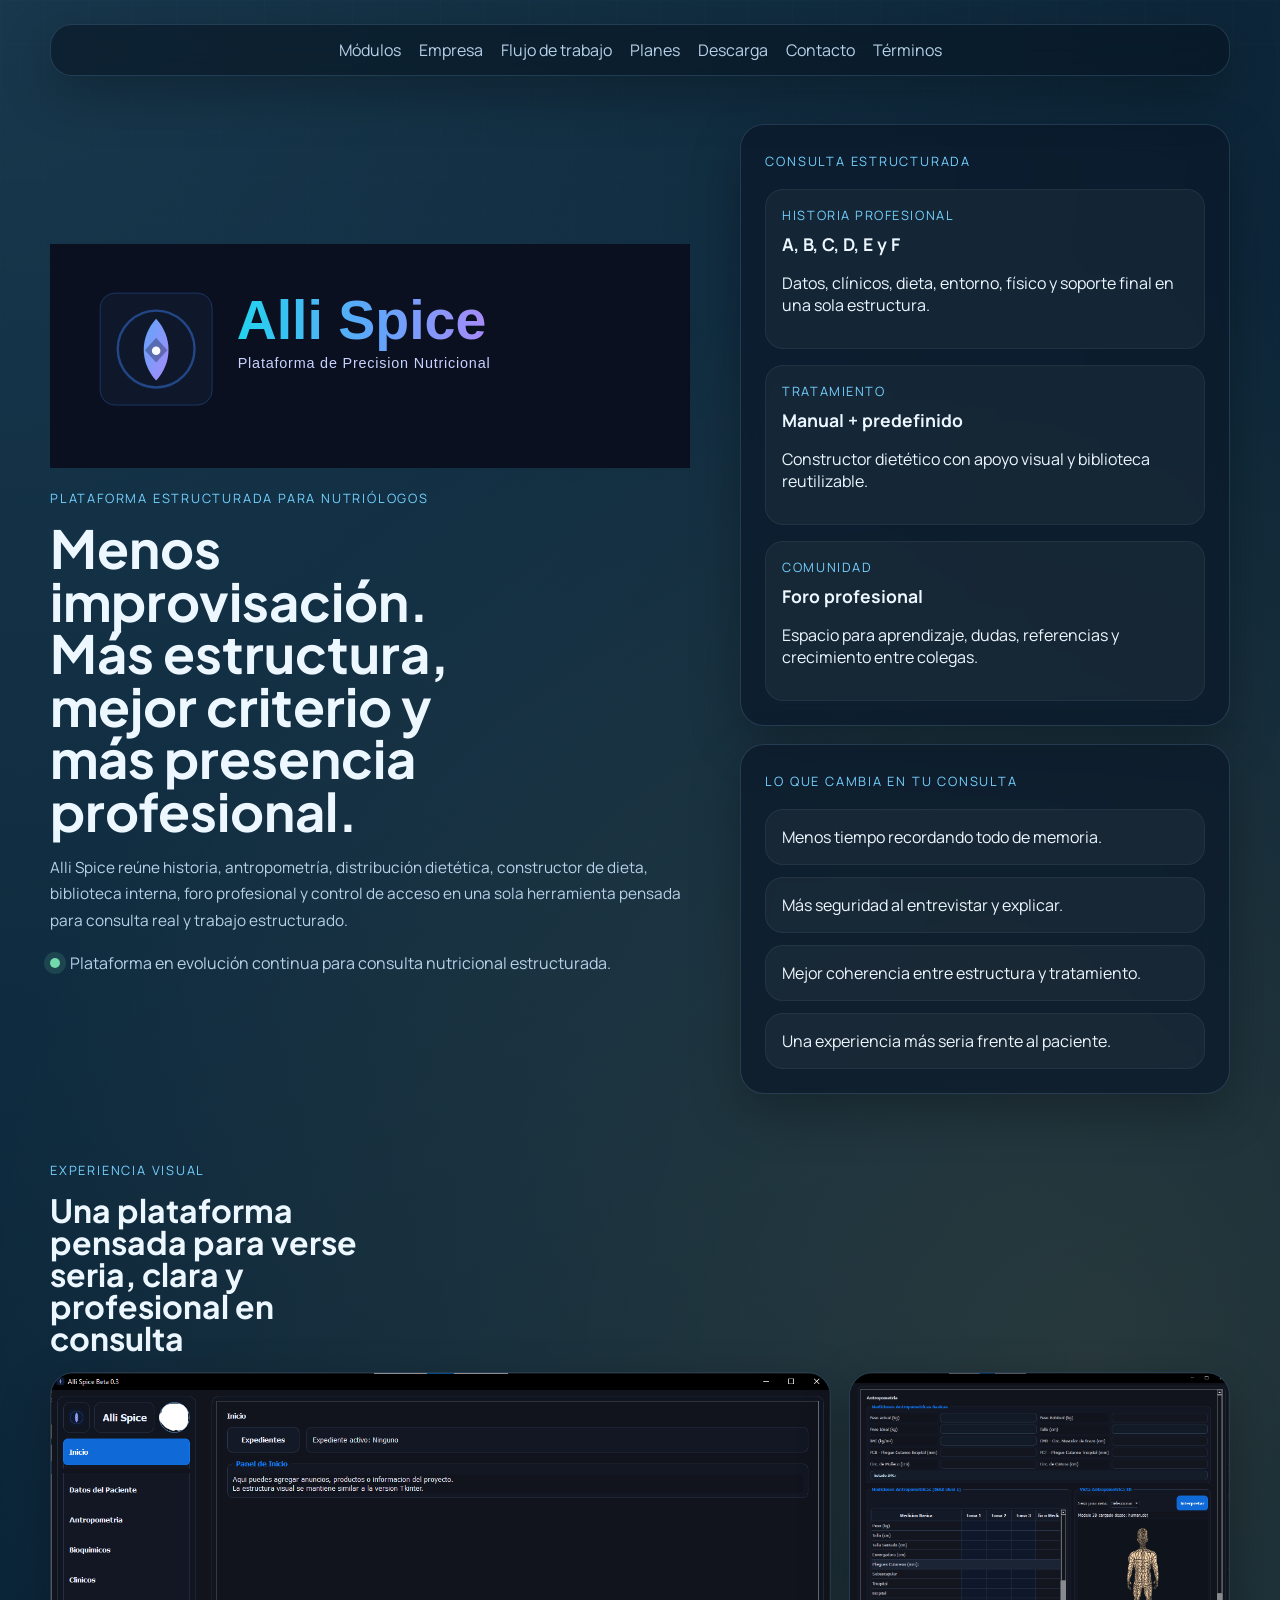
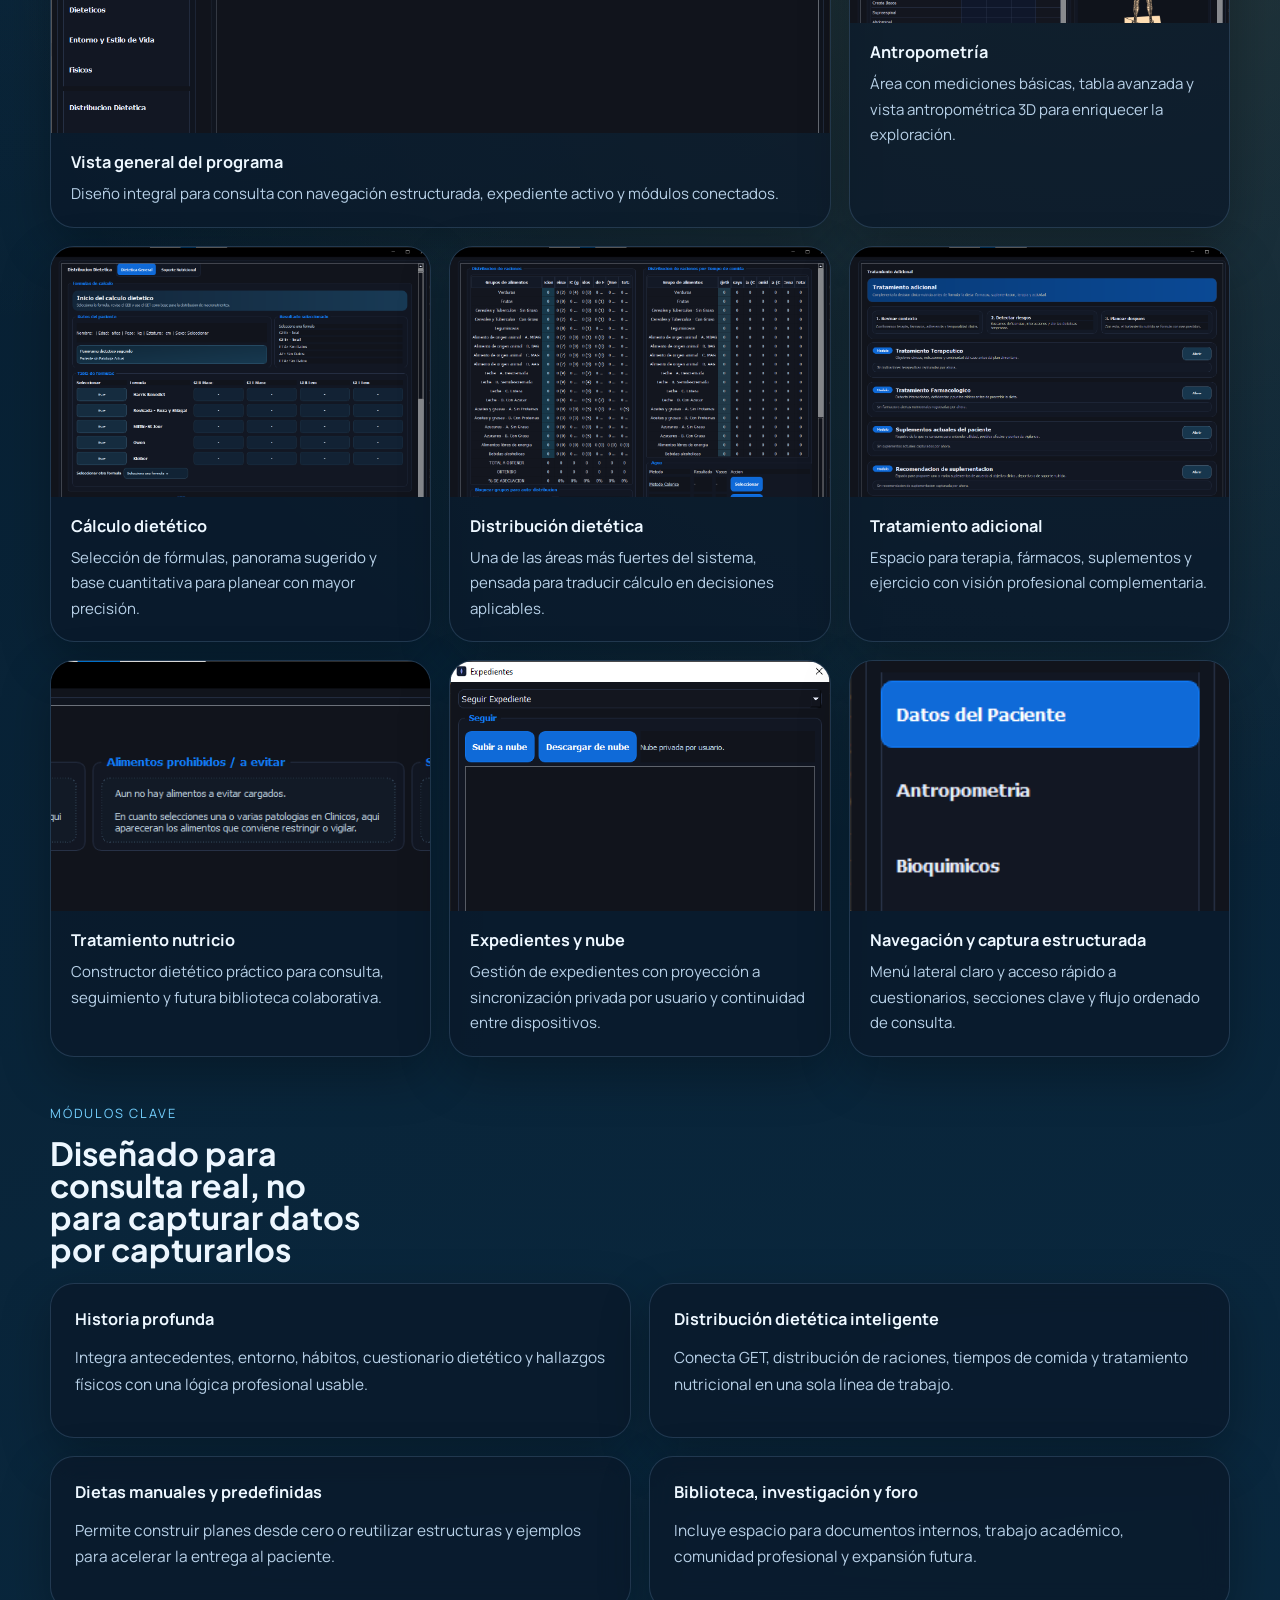
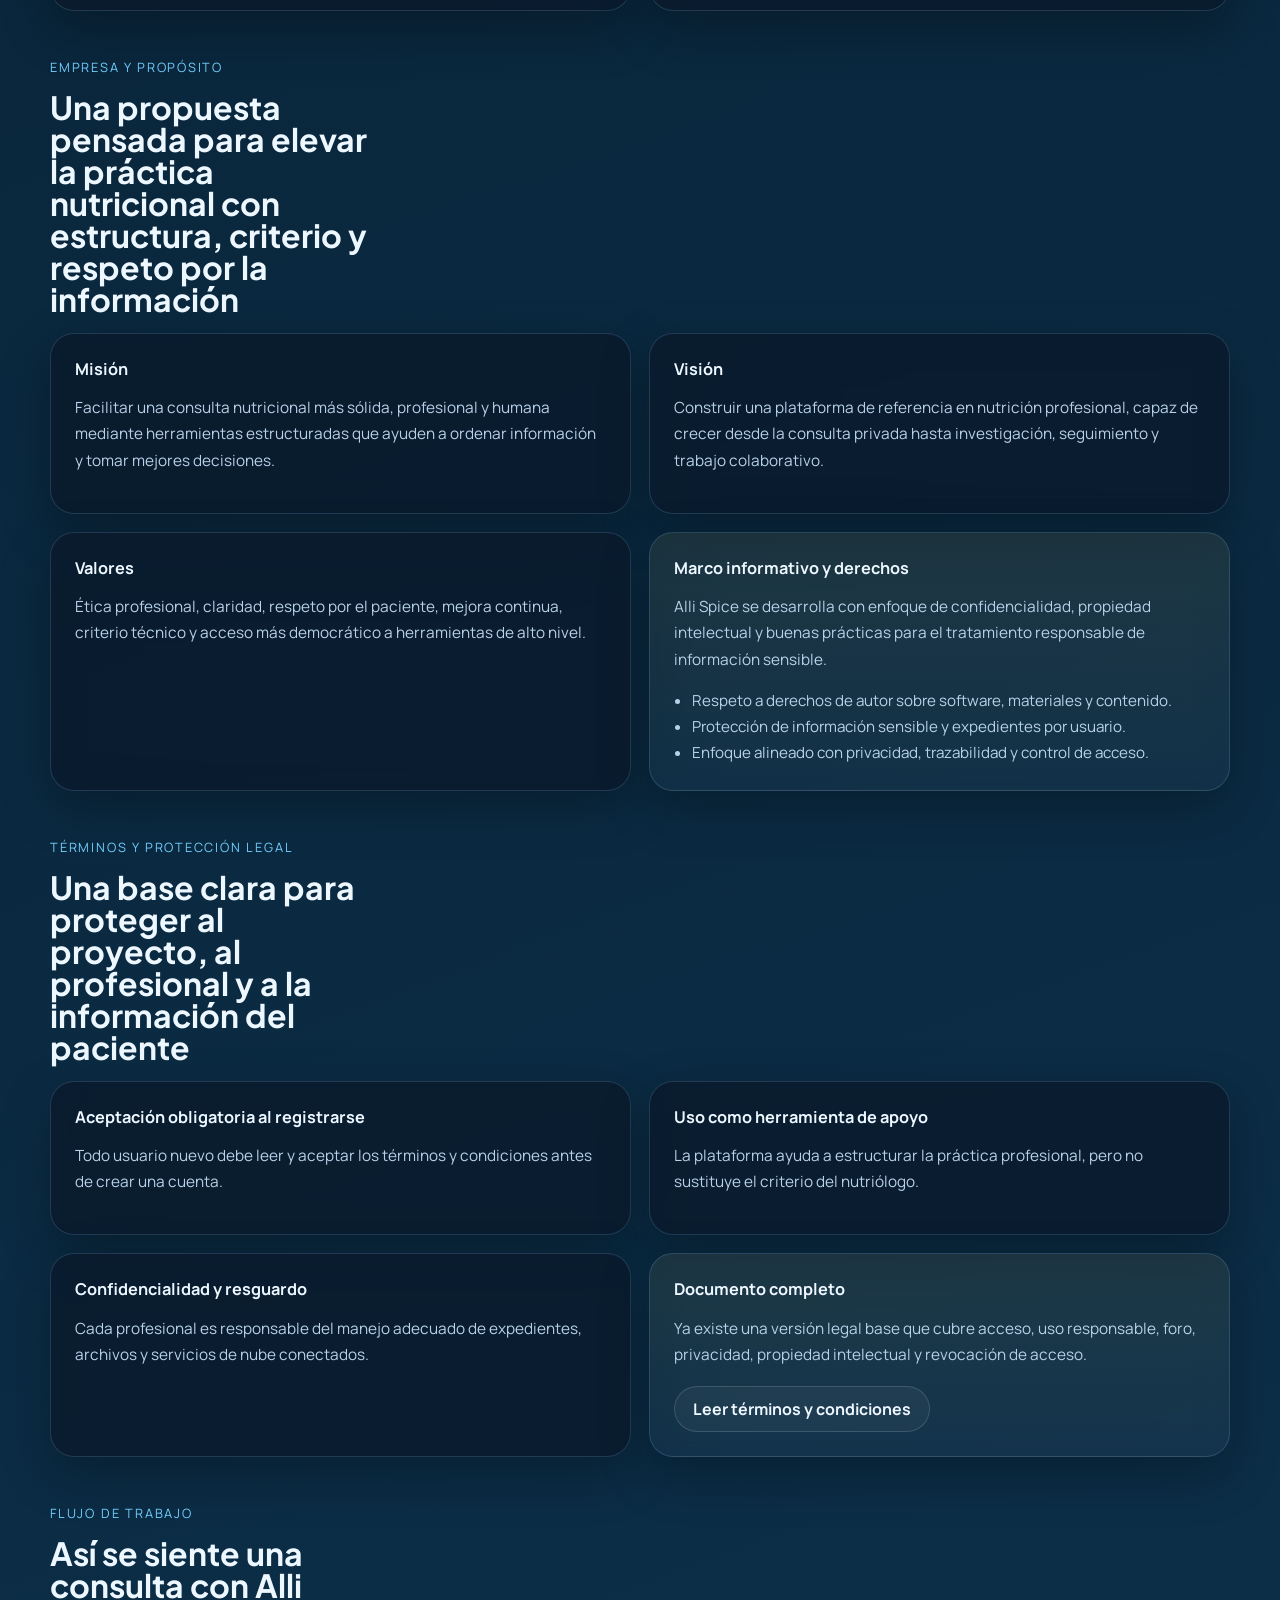
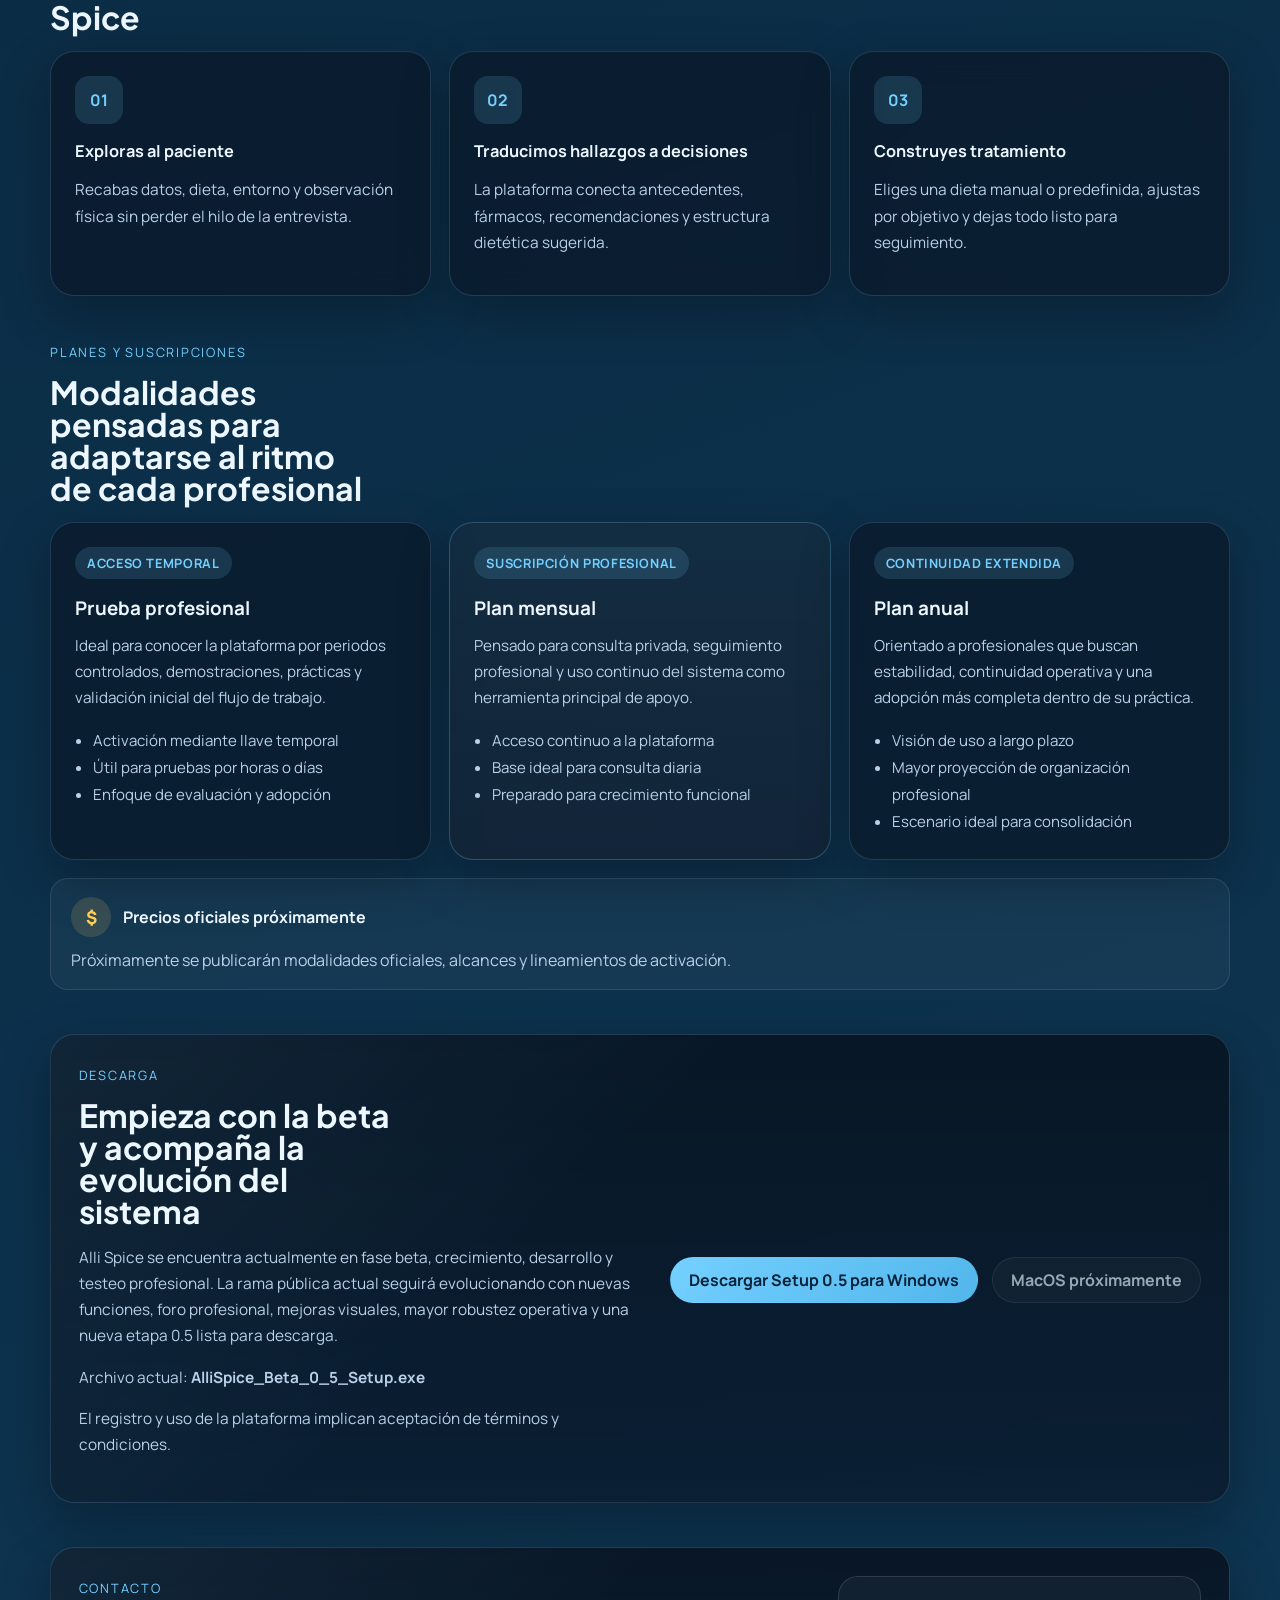
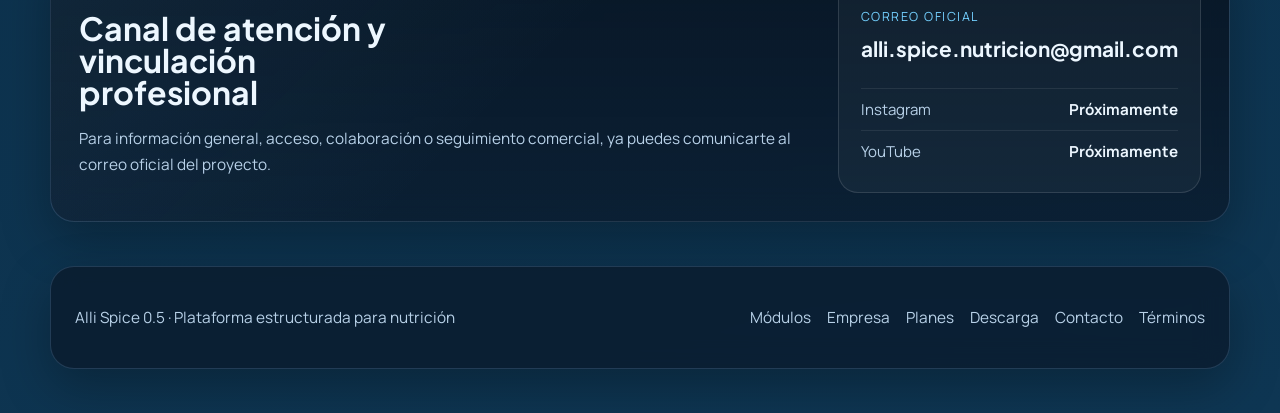
<file: index.html>
﻿<!DOCTYPE html>
<html lang="es">
<head>
  <meta charset="utf-8">
  <meta name="viewport" content="width=device-width, initial-scale=1">
  <title>Alli Spice | Plataforma estructurada para nutrición</title>
  <meta name="description" content="Alli Spice es una plataforma estructurada para nutriólogos: historia, evaluación, cálculo dietético, dietas, nube, foro y control de acceso en una sola experiencia.">
  <link rel="preconnect" href="https://fonts.googleapis.com">
  <link rel="preconnect" href="https://fonts.gstatic.com" crossorigin>
  <link href="https://fonts.googleapis.com/css2?family=Manrope:wght@400;500;700&family=Plus+Jakarta+Sans:wght@600;700;800&display=swap" rel="stylesheet">
  <link rel="stylesheet" href="styles.css">
</head>
<body>
  <div class="page-shell">
    <header class="topbar">
      <nav class="topnav">
        <a href="#modulos">Módulos</a>
        <a href="#empresa">Empresa</a>
        <a href="#flujo">Flujo de trabajo</a>
        <a href="#planes">Planes</a>
        <a href="#descarga">Descarga</a>
        <a href="#contacto">Contacto</a>
        <a href="terminos.html">Términos</a>
      </nav>
    </header>

    <main>
      <section class="hero" id="inicio">
        <div class="hero-copy">
          <div class="hero-brand">
            <img src="assets/alli_spice_logo_v4.svg" alt="Alli Spice">
          </div>
          <div class="eyebrow">Plataforma estructurada para nutriólogos</div>
          <h1>Menos improvisación. Más estructura, mejor criterio y más presencia profesional.</h1>
          <p class="hero-text">
            Alli Spice reúne historia, antropometría, distribución dietética, constructor de dieta,
            biblioteca interna, foro profesional y control de acceso en una sola herramienta pensada
            para consulta real y trabajo estructurado.
          </p>
          <div class="hero-note">
            <span class="status-dot"></span>
            Plataforma en evolución continua para consulta nutricional estructurada.
          </div>
        </div>

        <div class="hero-panel">
          <div class="hero-card hero-card-main">
            <div class="card-label">Consulta estructurada</div>
            <div class="metric-grid">
              <article>
                <span class="metric-title">Historia profesional</span>
                <strong>A, B, C, D, E y F</strong>
                <p>Datos, clínicos, dieta, entorno, físico y soporte final en una sola estructura.</p>
              </article>
              <article>
                <span class="metric-title">Tratamiento</span>
                <strong>Manual + predefinido</strong>
                <p>Constructor dietético con apoyo visual y biblioteca reutilizable.</p>
              </article>
              <article>
                <span class="metric-title">Comunidad</span>
                <strong>Foro profesional</strong>
                <p>Espacio para aprendizaje, dudas, referencias y crecimiento entre colegas.</p>
              </article>
            </div>
          </div>
          <div class="hero-card hero-card-side">
            <div class="card-label">Lo que cambia en tu consulta</div>
            <ul>
              <li>Menos tiempo recordando todo de memoria.</li>
              <li>Más seguridad al entrevistar y explicar.</li>
              <li>Mejor coherencia entre estructura y tratamiento.</li>
              <li>Una experiencia más seria frente al paciente.</li>
            </ul>
          </div>
        </div>
      </section>

      <section class="feature-section" id="modulos">
        <div class="section-heading">
          <span class="section-kicker">Experiencia visual</span>
          <h2>Una plataforma pensada para verse seria, clara y profesional en consulta</h2>
        </div>
        <div class="showcase-grid">
          <article class="showcase-card showcase-card-main">
            <img src="screenshots/Imagenes Reales del programa/Vista general del Programa.png" alt="Vista general de Alli Spice">
            <div class="showcase-copy">
              <h3>Vista general del programa</h3>
              <p>Diseño integral para consulta con navegación estructurada, expediente activo y módulos conectados.</p>
            </div>
          </article>
          <article class="showcase-card">
            <img src="screenshots/Imagenes Reales del programa/Antropometria.png" alt="Módulo de Antropometría">
            <div class="showcase-copy">
              <h3>Antropometría</h3>
              <p>Área con mediciones básicas, tabla avanzada y vista antropométrica 3D para enriquecer la exploración.</p>
            </div>
          </article>
          <article class="showcase-card">
            <img src="screenshots/Imagenes Reales del programa/Formulas para el GER y GET.png" alt="Fórmulas para GER y GET">
            <div class="showcase-copy">
              <h3>Cálculo dietético</h3>
              <p>Selección de fórmulas, panorama sugerido y base cuantitativa para planear con mayor precisión.</p>
            </div>
          </article>
          <article class="showcase-card">
            <img src="screenshots/Imagenes Reales del programa/Distribucion de Raciones Inteligente.png" alt="Distribución de raciones">
            <div class="showcase-copy">
              <h3>Distribución dietética</h3>
              <p>Una de las áreas más fuertes del sistema, pensada para traducir cálculo en decisiones aplicables.</p>
            </div>
          </article>
          <article class="showcase-card">
            <img src="screenshots/Imagenes Reales del programa/Tratamiento Adicional Inteligente.png" alt="Tratamiento adicional">
            <div class="showcase-copy">
              <h3>Tratamiento adicional</h3>
              <p>Espacio para terapia, fármacos, suplementos y ejercicio con visión profesional complementaria.</p>
            </div>
          </article>
          <article class="showcase-card">
            <img src="screenshots/Imagenes Reales del programa/Tratamiento Nutricio Inteligente.png" alt="Tratamiento nutricio">
            <div class="showcase-copy">
              <h3>Tratamiento nutricio</h3>
              <p>Constructor dietético práctico para consulta, seguimiento y futura biblioteca colaborativa.</p>
            </div>
          </article>
          <article class="showcase-card">
            <img src="screenshots/Imagenes Reales del programa/Expedientes.png" alt="Expedientes">
            <div class="showcase-copy">
              <h3>Expedientes y nube</h3>
              <p>Gestión de expedientes con proyección a sincronización privada por usuario y continuidad entre dispositivos.</p>
            </div>
          </article>
          <article class="showcase-card">
            <img src="screenshots/Imagenes Reales del programa/Screenshot 2026-06-11 094536.png" alt="Menú lateral">
            <div class="showcase-copy">
              <h3>Navegación y captura estructurada</h3>
              <p>Menú lateral claro y acceso rápido a cuestionarios, secciones clave y flujo ordenado de consulta.</p>
            </div>
          </article>
        </div>
      </section>

      <section class="feature-section">
        <div class="section-heading">
          <span class="section-kicker">Módulos clave</span>
          <h2>Diseñado para consulta real, no para capturar datos por capturarlos</h2>
        </div>
        <div class="feature-grid">
          <article class="feature-card">
            <h3>Historia profunda</h3>
            <p>Integra antecedentes, entorno, hábitos, cuestionario dietético y hallazgos físicos con una lógica profesional usable.</p>
          </article>
          <article class="feature-card">
            <h3>Distribución dietética inteligente</h3>
            <p>Conecta GET, distribución de raciones, tiempos de comida y tratamiento nutricional en una sola línea de trabajo.</p>
          </article>
          <article class="feature-card">
            <h3>Dietas manuales y predefinidas</h3>
            <p>Permite construir planes desde cero o reutilizar estructuras y ejemplos para acelerar la entrega al paciente.</p>
          </article>
          <article class="feature-card">
            <h3>Biblioteca, investigación y foro</h3>
            <p>Incluye espacio para documentos internos, trabajo académico, comunidad profesional y expansión futura.</p>
          </article>
        </div>
      </section>

      <section class="feature-section" id="empresa">
        <div class="section-heading">
          <span class="section-kicker">Empresa y propósito</span>
          <h2>Una propuesta pensada para elevar la práctica nutricional con estructura, criterio y respeto por la información</h2>
        </div>
        <div class="feature-grid company-grid">
          <article class="feature-card">
            <h3>Misión</h3>
            <p>Facilitar una consulta nutricional más sólida, profesional y humana mediante herramientas estructuradas que ayuden a ordenar información y tomar mejores decisiones.</p>
          </article>
          <article class="feature-card">
            <h3>Visión</h3>
            <p>Construir una plataforma de referencia en nutrición profesional, capaz de crecer desde la consulta privada hasta investigación, seguimiento y trabajo colaborativo.</p>
          </article>
          <article class="feature-card">
            <h3>Valores</h3>
            <p>Ética profesional, claridad, respeto por el paciente, mejora continua, criterio técnico y acceso más democrático a herramientas de alto nivel.</p>
          </article>
          <article class="feature-card feature-card-legal">
            <h3>Marco informativo y derechos</h3>
            <p>Alli Spice se desarrolla con enfoque de confidencialidad, propiedad intelectual y buenas prácticas para el tratamiento responsable de información sensible.</p>
            <ul class="legal-list">
              <li>Respeto a derechos de autor sobre software, materiales y contenido.</li>
              <li>Protección de información sensible y expedientes por usuario.</li>
              <li>Enfoque alineado con privacidad, trazabilidad y control de acceso.</li>
            </ul>
          </article>
        </div>
      </section>

      <section class="feature-section" id="legal">
        <div class="section-heading">
          <span class="section-kicker">Términos y protección legal</span>
          <h2>Una base clara para proteger al proyecto, al profesional y a la información del paciente</h2>
        </div>
        <div class="feature-grid company-grid">
          <article class="feature-card">
            <h3>Aceptación obligatoria al registrarse</h3>
            <p>Todo usuario nuevo debe leer y aceptar los términos y condiciones antes de crear una cuenta.</p>
          </article>
          <article class="feature-card">
            <h3>Uso como herramienta de apoyo</h3>
            <p>La plataforma ayuda a estructurar la práctica profesional, pero no sustituye el criterio del nutriólogo.</p>
          </article>
          <article class="feature-card">
            <h3>Confidencialidad y resguardo</h3>
            <p>Cada profesional es responsable del manejo adecuado de expedientes, archivos y servicios de nube conectados.</p>
          </article>
          <article class="feature-card feature-card-legal">
            <h3>Documento completo</h3>
            <p>Ya existe una versión legal base que cubre acceso, uso responsable, foro, privacidad, propiedad intelectual y revocación de acceso.</p>
            <div class="legal-actions">
              <a class="btn btn-secondary" href="terminos.html">Leer términos y condiciones</a>
            </div>
          </article>
        </div>
      </section>

      <section class="workflow-section" id="flujo">
        <div class="section-heading">
          <span class="section-kicker">Flujo de trabajo</span>
          <h2>Así se siente una consulta con Alli Spice</h2>
        </div>
        <div class="timeline">
          <article class="timeline-step">
            <span>01</span>
            <h3>Exploras al paciente</h3>
            <p>Recabas datos, dieta, entorno y observación física sin perder el hilo de la entrevista.</p>
          </article>
          <article class="timeline-step">
            <span>02</span>
            <h3>Traducimos hallazgos a decisiones</h3>
            <p>La plataforma conecta antecedentes, fármacos, recomendaciones y estructura dietética sugerida.</p>
          </article>
          <article class="timeline-step">
            <span>03</span>
            <h3>Construyes tratamiento</h3>
            <p>Eliges una dieta manual o predefinida, ajustas por objetivo y dejas todo listo para seguimiento.</p>
          </article>
        </div>
      </section>

      <section class="feature-section" id="planes">
        <div class="section-heading">
          <span class="section-kicker">Planes y suscripciones</span>
          <h2>Modalidades pensadas para adaptarse al ritmo de cada profesional</h2>
        </div>
        <div class="plans-grid">
          <article class="plan-card">
            <span class="plan-badge">Acceso temporal</span>
            <h3>Prueba profesional</h3>
            <p>Ideal para conocer la plataforma por periodos controlados, demostraciones, prácticas y validación inicial del flujo de trabajo.</p>
            <ul class="plan-list">
              <li>Activación mediante llave temporal</li>
              <li>Útil para pruebas por horas o días</li>
              <li>Enfoque de evaluación y adopción</li>
            </ul>
          </article>
          <article class="plan-card plan-card-featured">
            <span class="plan-badge">Suscripción profesional</span>
            <h3>Plan mensual</h3>
            <p>Pensado para consulta privada, seguimiento profesional y uso continuo del sistema como herramienta principal de apoyo.</p>
            <ul class="plan-list">
              <li>Acceso continuo a la plataforma</li>
              <li>Base ideal para consulta diaria</li>
              <li>Preparado para crecimiento funcional</li>
            </ul>
          </article>
          <article class="plan-card">
            <span class="plan-badge">Continuidad extendida</span>
            <h3>Plan anual</h3>
            <p>Orientado a profesionales que buscan estabilidad, continuidad operativa y una adopción más completa dentro de su práctica.</p>
            <ul class="plan-list">
              <li>Visión de uso a largo plazo</li>
              <li>Mayor proyección de organización profesional</li>
              <li>Escenario ideal para consolidación</li>
            </ul>
          </article>
        </div>
        <div class="plans-note">
          <div class="price-coming">
            <span class="price-icon">$</span>
            <span class="price-text">Precios oficiales próximamente</span>
          </div>
          <p>Próximamente se publicarán modalidades oficiales, alcances y lineamientos de activación.</p>
        </div>
      </section>

      <section class="download-section" id="descarga">
        <div class="download-card">
          <div>
            <span class="section-kicker">Descarga</span>
            <h2>Empieza con la beta y acompaña la evolución del sistema</h2>
            <p>
              Alli Spice se encuentra actualmente en fase beta, crecimiento, desarrollo y testeo profesional.
              La rama pública actual seguirá evolucionando con nuevas funciones, foro profesional, mejoras visuales,
              mayor robustez operativa y una nueva etapa 0.5 lista para descarga.
            </p>
            <p class="download-file-note">
              Archivo actual: <strong>AlliSpice_Beta_0_5_Setup.exe</strong>
            </p>
            <p class="download-legal-note">
              El registro y uso de la plataforma implican aceptación de términos y condiciones.
            </p>
          </div>
          <div class="download-actions">
            <a class="btn btn-primary" href="https://github.com/alex76ersmejia-droid/Alli-Spice-Downloads/releases/download/v0.5/AlliSpice_Beta_0_5_Setup.exe" download>
              Descargar Setup 0.5 para Windows
            </a>
            <a class="btn btn-secondary btn-disabled" href="#descarga" aria-disabled="true">
              MacOS próximamente
            </a>
          </div>
        </div>
      </section>

      <section class="download-section" id="contacto">
        <div class="download-card contact-card">
          <div>
            <span class="section-kicker">Contacto</span>
            <h2>Canal de atención y vinculación profesional</h2>
            <p>
              Para información general, acceso, colaboración o seguimiento comercial,
              ya puedes comunicarte al correo oficial del proyecto.
            </p>
          </div>
          <div class="contact-placeholder">
            <span class="contact-label">Correo oficial</span>
            <strong>alli.spice.nutricion@gmail.com</strong>
            <div class="contact-socials">
              <div class="contact-social-item">
                <span>Instagram</span>
                <strong>Próximamente</strong>
              </div>
              <div class="contact-social-item">
                <span>YouTube</span>
                <strong>Próximamente</strong>
              </div>
            </div>
          </div>
        </div>
      </section>
    </main>

    <footer class="footer">
      <p>Alli Spice 0.5 · Plataforma estructurada para nutrición</p>
      <p class="footer-links">
        <a href="#modulos">Módulos</a>
        <a href="#empresa">Empresa</a>
        <a href="#planes">Planes</a>
        <a href="#descarga">Descarga</a>
        <a href="#contacto">Contacto</a>
        <a href="terminos.html">Términos</a>
      </p>
    </footer>
  </div>
</body>
</html>
</file>
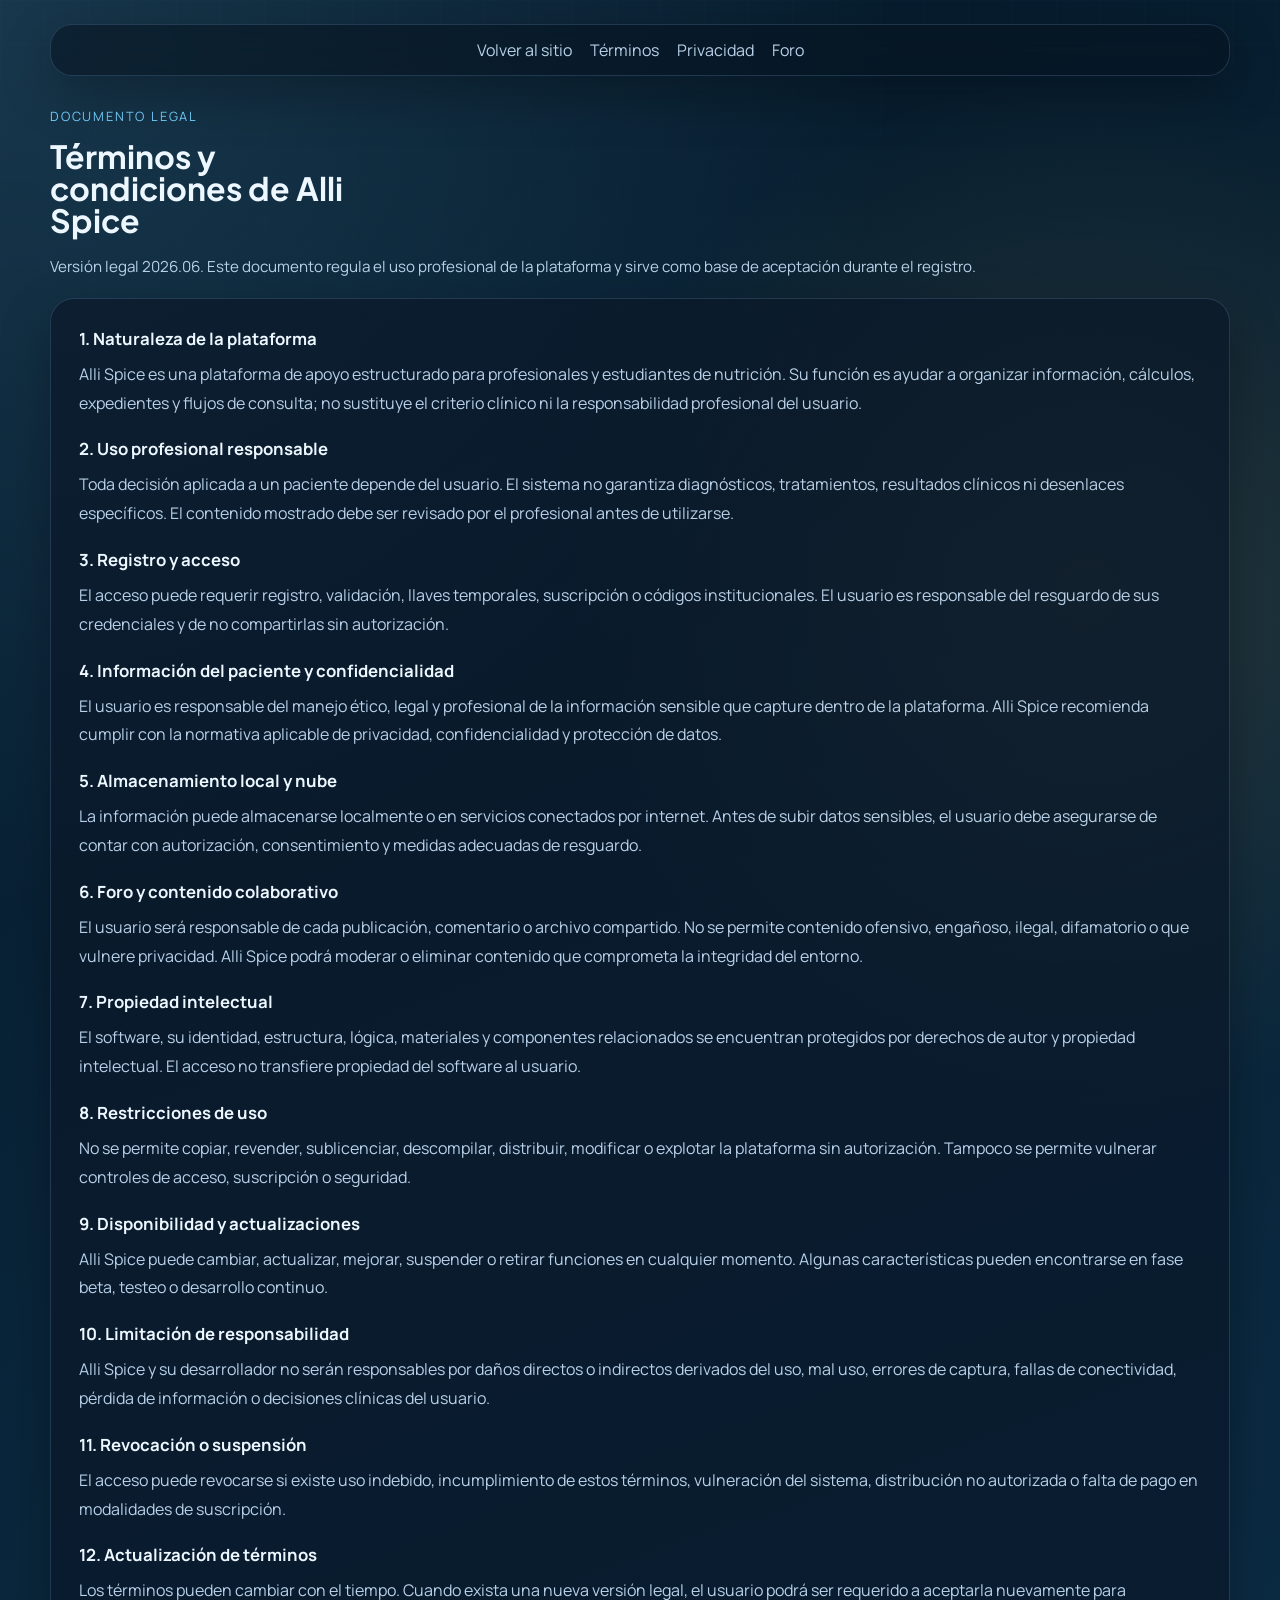
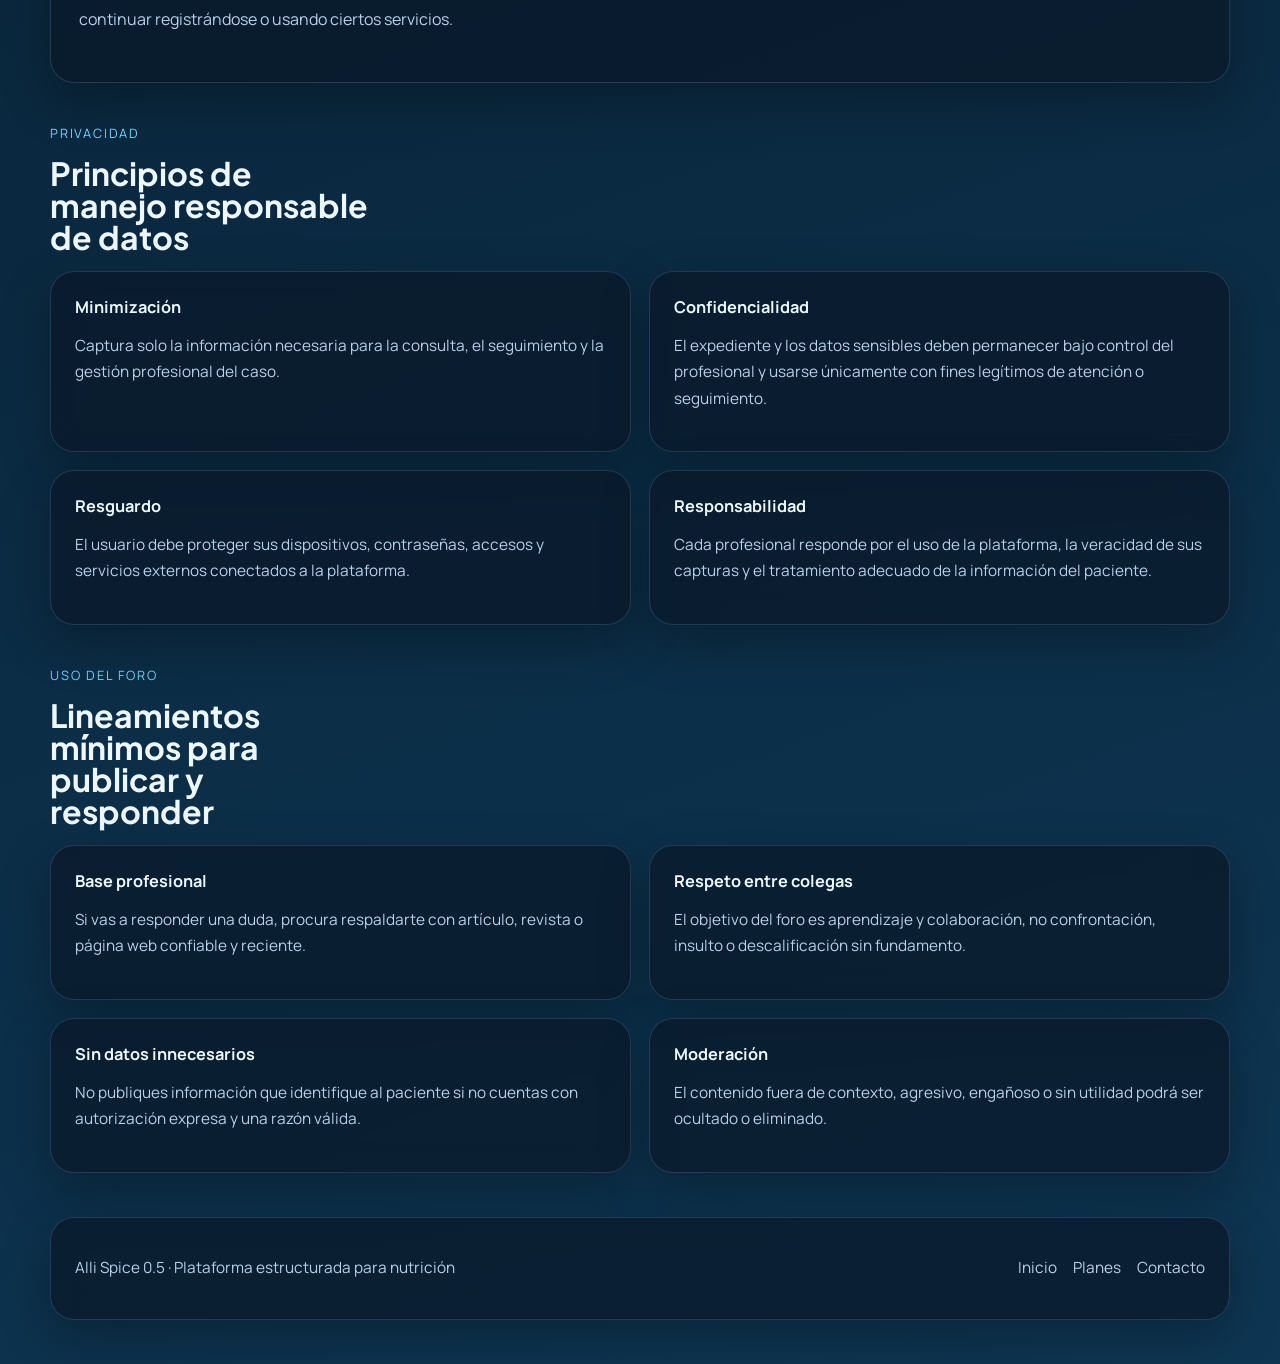
<file: terminos.html>
<!DOCTYPE html>
<html lang="es">
<head>
  <meta charset="utf-8">
  <meta name="viewport" content="width=device-width, initial-scale=1">
  <title>Alli Spice | Términos y Condiciones</title>
  <meta name="description" content="Términos y condiciones de uso de Alli Spice para profesionales de nutrición.">
  <link rel="preconnect" href="https://fonts.googleapis.com">
  <link rel="preconnect" href="https://fonts.gstatic.com" crossorigin>
  <link href="https://fonts.googleapis.com/css2?family=Manrope:wght@400;500;700&family=Plus+Jakarta+Sans:wght@600;700;800&display=swap" rel="stylesheet">
  <link rel="stylesheet" href="styles.css">
</head>
<body>
  <div class="page-shell legal-page">
    <header class="topbar">
      <nav class="topnav">
        <a href="index.html">Volver al sitio</a>
        <a href="#terminos">Términos</a>
        <a href="#privacidad">Privacidad</a>
        <a href="#foro">Foro</a>
      </nav>
    </header>

    <main>
      <section class="feature-section" id="terminos">
        <div class="section-heading">
          <span class="section-kicker">Documento legal</span>
          <h2>Términos y condiciones de Alli Spice</h2>
          <p class="legal-intro">Versión legal 2026.06. Este documento regula el uso profesional de la plataforma y sirve como base de aceptación durante el registro.</p>
        </div>
        <article class="legal-article">
          <h3>1. Naturaleza de la plataforma</h3>
          <p>Alli Spice es una plataforma de apoyo estructurado para profesionales y estudiantes de nutrición. Su función es ayudar a organizar información, cálculos, expedientes y flujos de consulta; no sustituye el criterio clínico ni la responsabilidad profesional del usuario.</p>

          <h3>2. Uso profesional responsable</h3>
          <p>Toda decisión aplicada a un paciente depende del usuario. El sistema no garantiza diagnósticos, tratamientos, resultados clínicos ni desenlaces específicos. El contenido mostrado debe ser revisado por el profesional antes de utilizarse.</p>

          <h3>3. Registro y acceso</h3>
          <p>El acceso puede requerir registro, validación, llaves temporales, suscripción o códigos institucionales. El usuario es responsable del resguardo de sus credenciales y de no compartirlas sin autorización.</p>

          <h3>4. Información del paciente y confidencialidad</h3>
          <p>El usuario es responsable del manejo ético, legal y profesional de la información sensible que capture dentro de la plataforma. Alli Spice recomienda cumplir con la normativa aplicable de privacidad, confidencialidad y protección de datos.</p>

          <h3>5. Almacenamiento local y nube</h3>
          <p>La información puede almacenarse localmente o en servicios conectados por internet. Antes de subir datos sensibles, el usuario debe asegurarse de contar con autorización, consentimiento y medidas adecuadas de resguardo.</p>

          <h3>6. Foro y contenido colaborativo</h3>
          <p>El usuario será responsable de cada publicación, comentario o archivo compartido. No se permite contenido ofensivo, engañoso, ilegal, difamatorio o que vulnere privacidad. Alli Spice podrá moderar o eliminar contenido que comprometa la integridad del entorno.</p>

          <h3>7. Propiedad intelectual</h3>
          <p>El software, su identidad, estructura, lógica, materiales y componentes relacionados se encuentran protegidos por derechos de autor y propiedad intelectual. El acceso no transfiere propiedad del software al usuario.</p>

          <h3>8. Restricciones de uso</h3>
          <p>No se permite copiar, revender, sublicenciar, descompilar, distribuir, modificar o explotar la plataforma sin autorización. Tampoco se permite vulnerar controles de acceso, suscripción o seguridad.</p>

          <h3>9. Disponibilidad y actualizaciones</h3>
          <p>Alli Spice puede cambiar, actualizar, mejorar, suspender o retirar funciones en cualquier momento. Algunas características pueden encontrarse en fase beta, testeo o desarrollo continuo.</p>

          <h3>10. Limitación de responsabilidad</h3>
          <p>Alli Spice y su desarrollador no serán responsables por daños directos o indirectos derivados del uso, mal uso, errores de captura, fallas de conectividad, pérdida de información o decisiones clínicas del usuario.</p>

          <h3>11. Revocación o suspensión</h3>
          <p>El acceso puede revocarse si existe uso indebido, incumplimiento de estos términos, vulneración del sistema, distribución no autorizada o falta de pago en modalidades de suscripción.</p>

          <h3>12. Actualización de términos</h3>
          <p>Los términos pueden cambiar con el tiempo. Cuando exista una nueva versión legal, el usuario podrá ser requerido a aceptarla nuevamente para continuar registrándose o usando ciertos servicios.</p>
        </article>
      </section>

      <section class="feature-section" id="privacidad">
        <div class="section-heading">
          <span class="section-kicker">Privacidad</span>
          <h2>Principios de manejo responsable de datos</h2>
        </div>
        <div class="feature-grid company-grid">
          <article class="feature-card">
            <h3>Minimización</h3>
            <p>Captura solo la información necesaria para la consulta, el seguimiento y la gestión profesional del caso.</p>
          </article>
          <article class="feature-card">
            <h3>Confidencialidad</h3>
            <p>El expediente y los datos sensibles deben permanecer bajo control del profesional y usarse únicamente con fines legítimos de atención o seguimiento.</p>
          </article>
          <article class="feature-card">
            <h3>Resguardo</h3>
            <p>El usuario debe proteger sus dispositivos, contraseñas, accesos y servicios externos conectados a la plataforma.</p>
          </article>
          <article class="feature-card">
            <h3>Responsabilidad</h3>
            <p>Cada profesional responde por el uso de la plataforma, la veracidad de sus capturas y el tratamiento adecuado de la información del paciente.</p>
          </article>
        </div>
      </section>

      <section class="feature-section" id="foro">
        <div class="section-heading">
          <span class="section-kicker">Uso del foro</span>
          <h2>Lineamientos mínimos para publicar y responder</h2>
        </div>
        <div class="feature-grid company-grid">
          <article class="feature-card">
            <h3>Base profesional</h3>
            <p>Si vas a responder una duda, procura respaldarte con artículo, revista o página web confiable y reciente.</p>
          </article>
          <article class="feature-card">
            <h3>Respeto entre colegas</h3>
            <p>El objetivo del foro es aprendizaje y colaboración, no confrontación, insulto o descalificación sin fundamento.</p>
          </article>
          <article class="feature-card">
            <h3>Sin datos innecesarios</h3>
            <p>No publiques información que identifique al paciente si no cuentas con autorización expresa y una razón válida.</p>
          </article>
          <article class="feature-card">
            <h3>Moderación</h3>
            <p>El contenido fuera de contexto, agresivo, engañoso o sin utilidad podrá ser ocultado o eliminado.</p>
          </article>
        </div>
      </section>
    </main>

    <footer class="footer">
      <p>Alli Spice 0.5 · Plataforma estructurada para nutrición</p>
      <p class="footer-links">
        <a href="index.html">Inicio</a>
        <a href="index.html#planes">Planes</a>
        <a href="index.html#contacto">Contacto</a>
      </p>
    </footer>
  </div>
</body>
</html>
</file>
<file: styles.css>
:root {
  --bg-top: #061a2a;
  --bg-bottom: #0e3653;
  --surface: rgba(10, 24, 41, 0.72);
  --surface-strong: rgba(8, 20, 34, 0.9);
  --line: rgba(143, 196, 240, 0.18);
  --text: #edf7ff;
  --muted: #b8d1e8;
  --accent: #74d0ff;
  --accent-strong: #ffcf5a;
  --shadow: 0 18px 50px rgba(0, 0, 0, 0.28);
}

* {
  box-sizing: border-box;
}

html {
  scroll-behavior: smooth;
}

body {
  margin: 0;
  color: var(--text);
  font-family: "Manrope", "Segoe UI", sans-serif;
  background:
    radial-gradient(circle at top left, rgba(116, 208, 255, 0.16), transparent 28%),
    radial-gradient(circle at 85% 20%, rgba(255, 207, 90, 0.12), transparent 20%),
    linear-gradient(160deg, var(--bg-top), var(--bg-bottom));
  min-height: 100vh;
}

body::before {
  content: "";
  position: fixed;
  inset: 0;
  pointer-events: none;
  background-image:
    linear-gradient(rgba(255, 255, 255, 0.02) 1px, transparent 1px),
    linear-gradient(90deg, rgba(255, 255, 255, 0.02) 1px, transparent 1px);
  background-size: 44px 44px;
  mask-image: linear-gradient(to bottom, rgba(0, 0, 0, 0.55), transparent 85%);
}

.page-shell {
  width: min(1180px, calc(100% - 32px));
  margin: 0 auto;
  padding: 24px 0 44px;
}

.topbar,
.hero-card,
.feature-card,
.timeline-step,
.download-card,
.footer {
  backdrop-filter: blur(14px);
}

.topbar {
  display: flex;
  align-items: center;
  justify-content: center;
  gap: 18px;
  padding: 14px 18px;
  background: rgba(7, 18, 31, 0.56);
  border: 1px solid var(--line);
  border-radius: 22px;
  box-shadow: var(--shadow);
  position: sticky;
  top: 18px;
  z-index: 20;
}

.topnav {
  display: flex;
  gap: 18px;
  flex-wrap: wrap;
  justify-content: center;
}

.topnav a,
.footer a,
.hero-note a {
  color: var(--muted);
  text-decoration: none;
}

.topnav a:hover,
.footer a:hover,
.hero-note a:hover {
  color: var(--text);
}

.hero {
  display: grid;
  grid-template-columns: 1.15fr 0.85fr;
  gap: 28px;
  align-items: center;
  padding: 48px 0 30px;
}

.hero-brand {
  margin-bottom: 18px;
}

.hero-brand img {
  width: min(640px, 96vw);
  height: auto;
  display: block;
  filter: none;
  mix-blend-mode: normal;
}

.eyebrow,
.section-kicker,
.card-label {
  display: inline-flex;
  align-items: center;
  gap: 8px;
  font-size: 0.8rem;
  letter-spacing: 0.14em;
  text-transform: uppercase;
  color: var(--accent);
}

.hero h1,
.section-heading h2,
.download-card h2 {
  font-family: "Plus Jakarta Sans", "Segoe UI", sans-serif;
  line-height: 1;
  margin: 14px 0 18px;
}

.hero h1 {
  font-size: clamp(2.35rem, 4.1vw, 4rem);
  max-width: 12ch;
}

.hero-text,
.feature-card p,
.timeline-step p,
.download-card p,
.footer p {
  color: var(--muted);
  line-height: 1.7;
  font-size: 0.96rem;
}

.hero-actions,
.download-actions {
  display: flex;
  flex-wrap: wrap;
  gap: 14px;
  margin-top: 24px;
}

.btn {
  display: inline-flex;
  align-items: center;
  justify-content: center;
  min-height: 46px;
  padding: 0 18px;
  border-radius: 999px;
  border: 1px solid transparent;
  text-decoration: none;
  font-weight: 700;
  transition: transform 0.18s ease, border-color 0.18s ease, background 0.18s ease;
}

.btn:hover {
  transform: translateY(-1px);
}

.btn-primary {
  background: linear-gradient(135deg, var(--accent), #52b6eb);
  color: #032138;
}

.btn-secondary {
  border-color: rgba(255, 255, 255, 0.14);
  background: rgba(255, 255, 255, 0.04);
  color: var(--text);
}

.btn-disabled {
  opacity: 0.78;
  cursor: default;
  pointer-events: none;
  border-color: rgba(255, 255, 255, 0.1);
  color: rgba(237, 247, 255, 0.82);
}

.hero-note {
  margin-top: 18px;
  color: var(--muted);
  display: flex;
  align-items: center;
  gap: 10px;
  flex-wrap: wrap;
}

.status-dot {
  width: 10px;
  height: 10px;
  border-radius: 50%;
  background: #71d9ab;
  box-shadow: 0 0 0 6px rgba(113, 217, 171, 0.14);
}

.hero-panel {
  display: grid;
  gap: 18px;
}

.hero-card,
.feature-card,
.timeline-step,
.download-card,
.footer {
  background: var(--surface);
  border: 1px solid var(--line);
  border-radius: 24px;
  box-shadow: var(--shadow);
}

.hero-card {
  padding: 24px;
}

.showcase-grid {
  display: grid;
  grid-template-columns: repeat(12, minmax(0, 1fr));
  gap: 18px;
  margin-top: 8px;
}

.showcase-card {
  overflow: hidden;
  background: var(--surface);
  border: 1px solid var(--line);
  border-radius: 24px;
  box-shadow: var(--shadow);
  grid-column: span 4;
}

.showcase-card img {
  display: block;
  width: 100%;
  height: 250px;
  object-fit: cover;
  object-position: top center;
  background: rgba(255, 255, 255, 0.02);
}

.showcase-card-main {
  grid-column: span 8;
}

.showcase-card-main img {
  height: 360px;
}

.showcase-copy {
  padding: 18px 20px 20px;
}

.showcase-copy h3 {
  margin: 0 0 8px;
  font-size: 1.02rem;
}

.showcase-copy p {
  margin: 0;
  color: var(--muted);
  line-height: 1.7;
  font-size: 0.94rem;
}

.legal-actions {
  margin-top: 18px;
}

.download-legal-note,
.legal-intro {
  color: var(--muted);
  line-height: 1.7;
  font-size: 0.95rem;
}

.legal-page .feature-section {
  padding-top: 28px;
}

.legal-article {
  padding: 28px;
  border-radius: 24px;
  background: var(--surface);
  border: 1px solid var(--line);
  box-shadow: var(--shadow);
}

.legal-article h3 {
  margin: 0 0 10px;
  font-size: 1.05rem;
}

.legal-article p {
  margin: 0 0 20px;
  color: var(--muted);
  line-height: 1.8;
}

.metric-grid {
  display: grid;
  gap: 16px;
  margin-top: 18px;
}

.metric-grid article,
.hero-card-side li {
  padding: 16px;
  border-radius: 18px;
  background: rgba(255, 255, 255, 0.04);
  border: 1px solid rgba(255, 255, 255, 0.06);
}

.metric-title {
  display: block;
  color: var(--accent);
  font-size: 0.8rem;
  text-transform: uppercase;
  letter-spacing: 0.12em;
  margin-bottom: 8px;
}

.metric-grid strong {
  display: block;
  font-size: 1.1rem;
  margin-bottom: 8px;
}

.hero-card-side ul {
  list-style: none;
  margin: 18px 0 0;
  padding: 0;
  display: grid;
  gap: 12px;
}

.feature-section,
.workflow-section,
.download-section {
  padding: 34px 0 10px;
}

.section-heading {
  margin-bottom: 18px;
}

.section-heading h2,
.download-card h2 {
  font-size: clamp(1.6rem, 2.5vw, 2.6rem);
  max-width: 14ch;
}

.feature-grid {
  display: grid;
  grid-template-columns: repeat(2, minmax(0, 1fr));
  gap: 18px;
}

.plans-grid {
  display: grid;
  grid-template-columns: repeat(3, minmax(0, 1fr));
  gap: 18px;
}

.plan-card {
  padding: 24px;
  background: var(--surface);
  border: 1px solid var(--line);
  border-radius: 24px;
  box-shadow: var(--shadow);
}

.plan-card-featured {
  background:
    linear-gradient(180deg, rgba(116, 208, 255, 0.08), rgba(255, 255, 255, 0.03)),
    var(--surface);
  border-color: rgba(116, 208, 255, 0.26);
}

.plan-badge {
  display: inline-flex;
  padding: 7px 12px;
  border-radius: 999px;
  background: rgba(116, 208, 255, 0.14);
  color: var(--accent);
  font-size: 0.8rem;
  font-weight: 700;
  letter-spacing: 0.05em;
  text-transform: uppercase;
}

.plan-card h3 {
  margin: 16px 0 12px;
  font-size: 1.18rem;
}

.plan-card p {
  margin: 0 0 16px;
  color: var(--muted);
  line-height: 1.7;
  font-size: 0.95rem;
}

.plan-list {
  margin: 0;
  padding-left: 18px;
  color: var(--muted);
  line-height: 1.8;
  font-size: 0.94rem;
}

.plans-note {
  margin-top: 18px;
  padding: 18px 20px;
  border-radius: 18px;
  border: 1px solid rgba(255, 255, 255, 0.1);
  background: rgba(255, 255, 255, 0.04);
  color: var(--muted);
}

.price-coming {
  display: inline-flex;
  align-items: center;
  gap: 12px;
  margin-bottom: 12px;
}

.price-icon {
  width: 40px;
  height: 40px;
  display: inline-flex;
  align-items: center;
  justify-content: center;
  border-radius: 999px;
  background: rgba(255, 207, 90, 0.14);
  color: var(--accent-strong);
  font-weight: 800;
  font-size: 1.1rem;
}

.price-text {
  color: var(--text);
  font-weight: 700;
  font-size: 1rem;
}

.plans-note p {
  margin: 0;
}

.feature-card {
  padding: 24px;
}

.feature-card h3,
.timeline-step h3 {
  margin: 0 0 10px;
  font-size: 1.02rem;
}

.timeline {
  display: grid;
  grid-template-columns: repeat(3, minmax(0, 1fr));
  gap: 18px;
}

.timeline-step {
  padding: 24px;
  position: relative;
  overflow: hidden;
}

.timeline-step span {
  display: inline-flex;
  width: 48px;
  height: 48px;
  align-items: center;
  justify-content: center;
  border-radius: 14px;
  background: rgba(116, 208, 255, 0.14);
  color: var(--accent);
  font-weight: 700;
  margin-bottom: 16px;
}

.download-card {
  display: grid;
  grid-template-columns: 1fr auto;
  gap: 20px;
  align-items: center;
  padding: 28px;
  background:
    linear-gradient(135deg, rgba(116, 208, 255, 0.08), transparent 42%),
    linear-gradient(180deg, var(--surface-strong), var(--surface));
}

.contact-card {
  align-items: stretch;
}

.contact-placeholder {
  min-width: 250px;
  display: flex;
  flex-direction: column;
  justify-content: center;
  gap: 10px;
  padding: 20px 22px;
  border-radius: 20px;
  border: 1px solid rgba(255, 255, 255, 0.12);
  background: rgba(255, 255, 255, 0.04);
}

.contact-label {
  color: var(--accent);
  text-transform: uppercase;
  letter-spacing: 0.12em;
  font-size: 0.78rem;
}

.contact-placeholder strong {
  font-size: 1.3rem;
  font-family: "Plus Jakarta Sans", "Segoe UI", sans-serif;
}

.contact-socials {
  display: grid;
  gap: 10px;
  margin-top: 16px;
}

.contact-social-item {
  display: flex;
  justify-content: space-between;
  align-items: center;
  gap: 10px;
  padding-top: 10px;
  border-top: 1px solid rgba(255, 255, 255, 0.08);
  color: var(--muted);
  font-size: 0.94rem;
}

.contact-social-item strong {
  font-size: 0.95rem;
  font-family: "Manrope", "Segoe UI", sans-serif;
  color: var(--text);
}

.company-grid .feature-card {
  min-height: 100%;
}

.feature-card-legal {
  background:
    linear-gradient(180deg, rgba(255, 207, 90, 0.08), rgba(255, 255, 255, 0.03));
}

.legal-list {
  margin: 14px 0 0;
  padding-left: 18px;
  color: var(--muted);
  line-height: 1.7;
  font-size: 0.95rem;
}

.download-actions {
  justify-content: flex-end;
}

.footer {
  margin-top: 34px;
  padding: 22px 24px;
  display: flex;
  justify-content: space-between;
  align-items: center;
  gap: 12px;
  flex-wrap: wrap;
}

.footer-links {
  display: flex;
  gap: 16px;
  flex-wrap: wrap;
}

@media (max-width: 980px) {
  .hero,
  .download-card,
  .timeline,
  .feature-grid,
  .plans-grid {
    grid-template-columns: 1fr;
  }

  .showcase-grid {
    grid-template-columns: 1fr;
  }

  .showcase-card,
  .showcase-card-main {
    grid-column: auto;
  }

  .showcase-card img,
  .showcase-card-main img {
    height: auto;
  }

  .download-actions {
    justify-content: flex-start;
  }

  .hero h1 {
    max-width: 100%;
  }
}

@media (max-width: 640px) {
  .page-shell {
    width: min(100% - 22px, 100%);
    padding-top: 14px;
  }

  .topbar {
    border-radius: 18px;
    padding: 12px 14px;
  }

  .topnav {
    gap: 12px;
    font-size: 0.92rem;
  }

  .hero {
    padding-top: 30px;
  }

  .hero h1 {
    font-size: clamp(2rem, 10vw, 2.9rem);
  }

  .hero-card,
  .feature-card,
  .timeline-step,
  .download-card,
  .footer {
    border-radius: 20px;
  }
}
</file>
